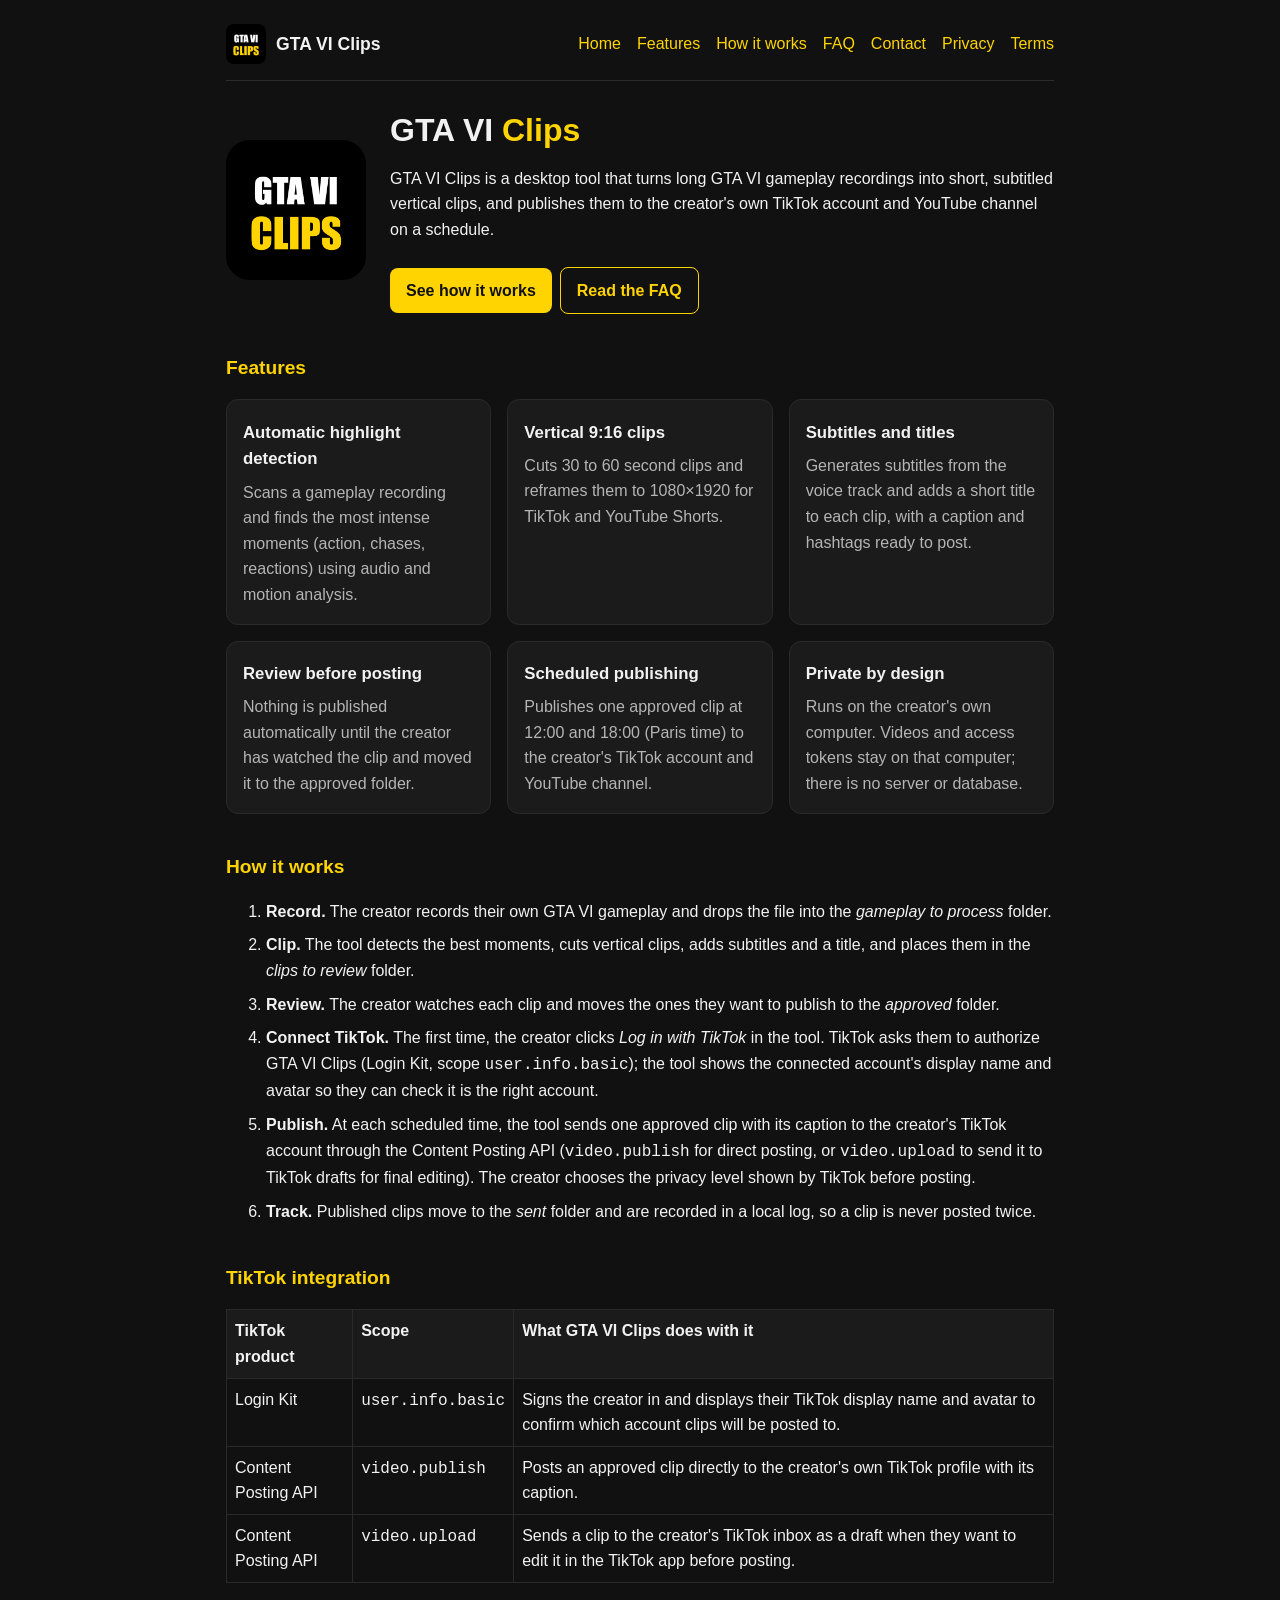
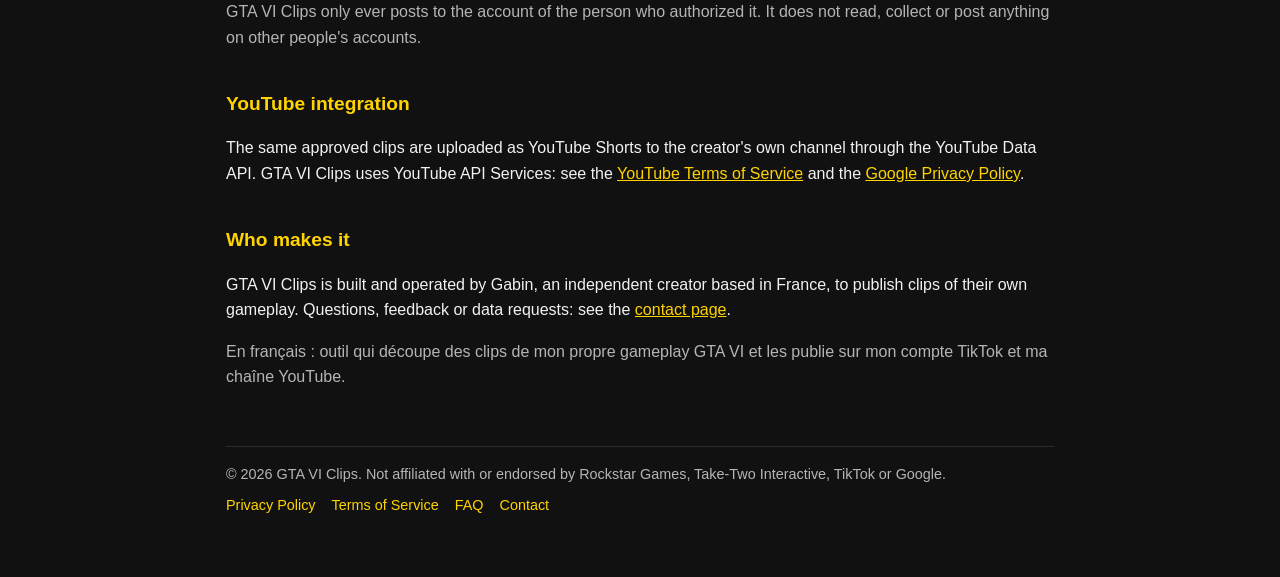
<file: index.html>
<!doctype html><html lang="en"><head><meta charset="utf-8"><meta name="viewport" content="width=device-width,initial-scale=1">
<title>GTA VI Clips</title><meta name="description" content="GTA VI Clips turns the creator's own GTA VI gameplay into short vertical clips and publishes them to their TikTok account and YouTube channel.">
<link rel="icon" type="image/png" sizes="256x256" href="/icon.png"><link rel="apple-touch-icon" href="/icon.png"><link rel="stylesheet" href="/style.css"></head><body><main>
<header class="site"><a class="brand" href="/index.html"><img src="/icon.png" alt="GTA VI Clips icon">GTA VI Clips</a>
<nav><a href="/index.html">Home</a><a href="/index.html#features">Features</a><a href="/index.html#how-it-works">How it works</a><a href="/faq.html">FAQ</a><a href="/contact.html">Contact</a><a href="/privacy.html">Privacy</a><a href="/terms.html">Terms</a></nav></header>

<section class="hero"><img src="/icon.png" alt="GTA VI Clips icon"><div>
<h1>GTA VI <span>Clips</span></h1>
<p>GTA VI Clips is a desktop tool that turns long GTA VI gameplay recordings into short, subtitled vertical clips, and publishes them to the creator's own TikTok account and YouTube channel on a schedule.</p>
<a class="btn" href="#how-it-works">See how it works</a><a class="btn ghost" href="/faq.html">Read the FAQ</a></div></section>

<h2 id="features">Features</h2>
<div class="grid">
<div class="card"><h3>Automatic highlight detection</h3><p>Scans a gameplay recording and finds the most intense moments (action, chases, reactions) using audio and motion analysis.</p></div>
<div class="card"><h3>Vertical 9:16 clips</h3><p>Cuts 30 to 60 second clips and reframes them to 1080&times;1920 for TikTok and YouTube Shorts.</p></div>
<div class="card"><h3>Subtitles and titles</h3><p>Generates subtitles from the voice track and adds a short title to each clip, with a caption and hashtags ready to post.</p></div>
<div class="card"><h3>Review before posting</h3><p>Nothing is published automatically until the creator has watched the clip and moved it to the approved folder.</p></div>
<div class="card"><h3>Scheduled publishing</h3><p>Publishes one approved clip at 12:00 and 18:00 (Paris time) to the creator's TikTok account and YouTube channel.</p></div>
<div class="card"><h3>Private by design</h3><p>Runs on the creator's own computer. Videos and access tokens stay on that computer; there is no server or database.</p></div>
</div>

<h2 id="how-it-works">How it works</h2>
<ol class="steps">
<li><b>Record.</b> The creator records their own GTA VI gameplay and drops the file into the <i>gameplay to process</i> folder.</li>
<li><b>Clip.</b> The tool detects the best moments, cuts vertical clips, adds subtitles and a title, and places them in the <i>clips to review</i> folder.</li>
<li><b>Review.</b> The creator watches each clip and moves the ones they want to publish to the <i>approved</i> folder.</li>
<li><b>Connect TikTok.</b> The first time, the creator clicks <i>Log in with TikTok</i> in the tool. TikTok asks them to authorize GTA VI Clips (Login Kit, scope <code>user.info.basic</code>); the tool shows the connected account's display name and avatar so they can check it is the right account.</li>
<li><b>Publish.</b> At each scheduled time, the tool sends one approved clip with its caption to the creator's TikTok account through the Content Posting API (<code>video.publish</code> for direct posting, or <code>video.upload</code> to send it to TikTok drafts for final editing). The creator chooses the privacy level shown by TikTok before posting.</li>
<li><b>Track.</b> Published clips move to the <i>sent</i> folder and are recorded in a local log, so a clip is never posted twice.</li>
</ol>

<h2>TikTok integration</h2>
<table><tr><th>TikTok product</th><th>Scope</th><th>What GTA VI Clips does with it</th></tr>
<tr><td>Login Kit</td><td><code>user.info.basic</code></td><td>Signs the creator in and displays their TikTok display name and avatar to confirm which account clips will be posted to.</td></tr>
<tr><td>Content Posting API</td><td><code>video.publish</code></td><td>Posts an approved clip directly to the creator's own TikTok profile with its caption.</td></tr>
<tr><td>Content Posting API</td><td><code>video.upload</code></td><td>Sends a clip to the creator's TikTok inbox as a draft when they want to edit it in the TikTok app before posting.</td></tr></table>
<p class="muted">GTA VI Clips only ever posts to the account of the person who authorized it. It does not read, collect or post anything on other people's accounts.</p>

<h2>YouTube integration</h2>
<p>The same approved clips are uploaded as YouTube Shorts to the creator's own channel through the YouTube Data API. GTA VI Clips uses YouTube API Services: see the <a href="https://www.youtube.com/t/terms">YouTube Terms of Service</a> and the <a href="https://policies.google.com/privacy">Google Privacy Policy</a>.</p>

<h2>Who makes it</h2>
<p>GTA VI Clips is built and operated by Gabin, an independent creator based in France, to publish clips of their own gameplay. Questions, feedback or data requests: see the <a href="/contact.html">contact page</a>.</p>
<p lang="fr" class="muted">En français : outil qui découpe des clips de mon propre gameplay GTA VI et les publie sur mon compte TikTok et ma chaîne YouTube.</p>
<footer>&copy; 2026 GTA VI Clips. Not affiliated with or endorsed by Rockstar Games, Take-Two Interactive, TikTok or Google.
<nav><a href="/privacy.html">Privacy Policy</a><a href="/terms.html">Terms of Service</a><a href="/faq.html">FAQ</a><a href="/contact.html">Contact</a></nav></footer>
</main></body></html>
</file>
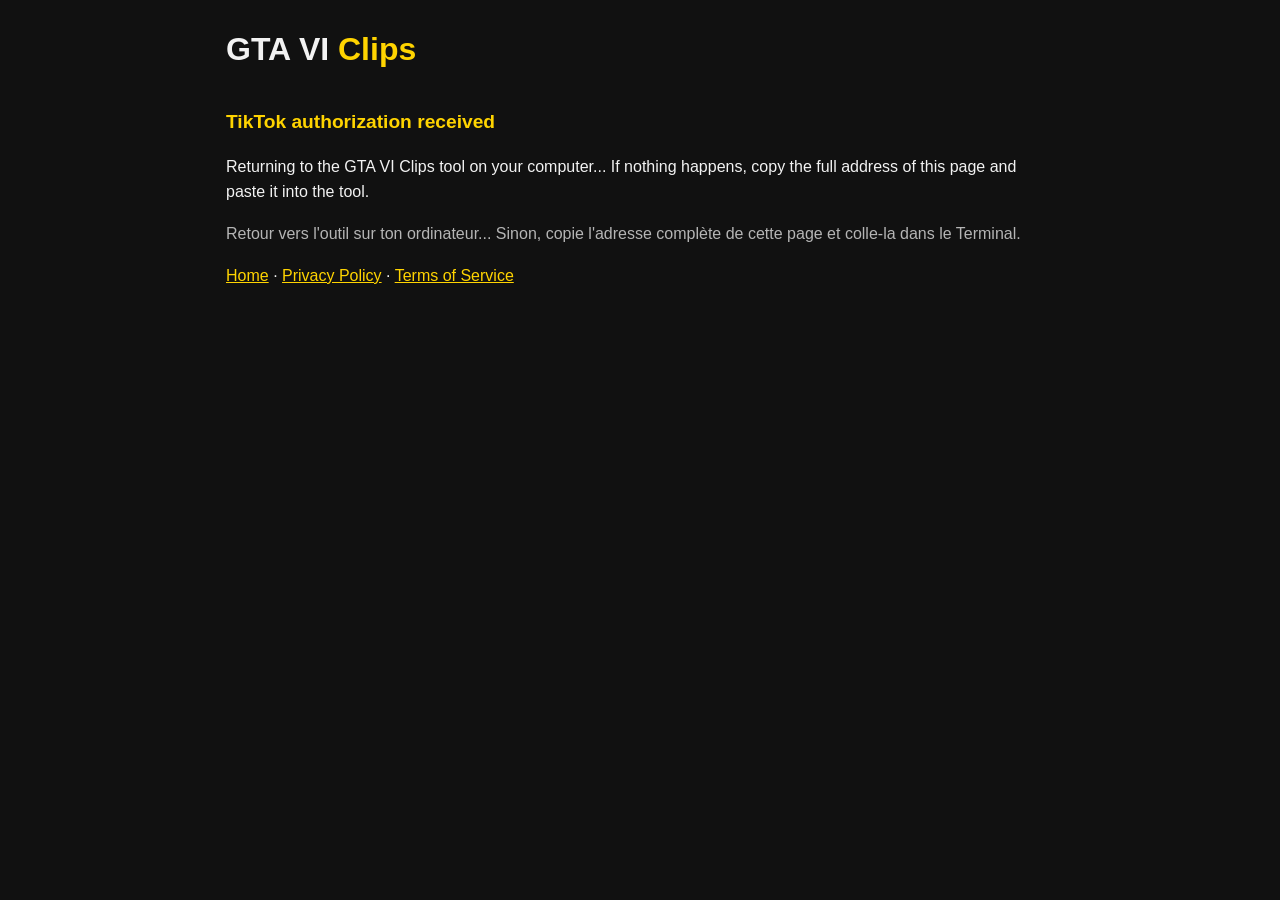
<file: tiktok-callback/index.html>
<!doctype html><html lang="en"><head><meta charset="utf-8"><meta name="viewport" content="width=device-width,initial-scale=1">
<title>TikTok authorization received</title><link rel="stylesheet" href="../style.css"></head><body><main>
<h1>GTA VI <span>Clips</span></h1>
<h2>TikTok authorization received</h2>
<p>Returning to the GTA VI Clips tool on your computer... If nothing happens, copy the full address of this page and paste it into the tool.</p>
<p lang="fr" class="muted">Retour vers l'outil sur ton ordinateur... Sinon, copie l'adresse complète de cette page et colle-la dans le Terminal.</p>
<p><a href="../index.html">Home</a> · <a href="../privacy.html">Privacy Policy</a> · <a href="../terms.html">Terms of Service</a></p>
<script>var q=location.search;if(q.indexOf('code=')>=0){setTimeout(function(){location.href='http://127.0.0.1:8765/callback'+q},1500)}</script>
</main></body></html>
</file>
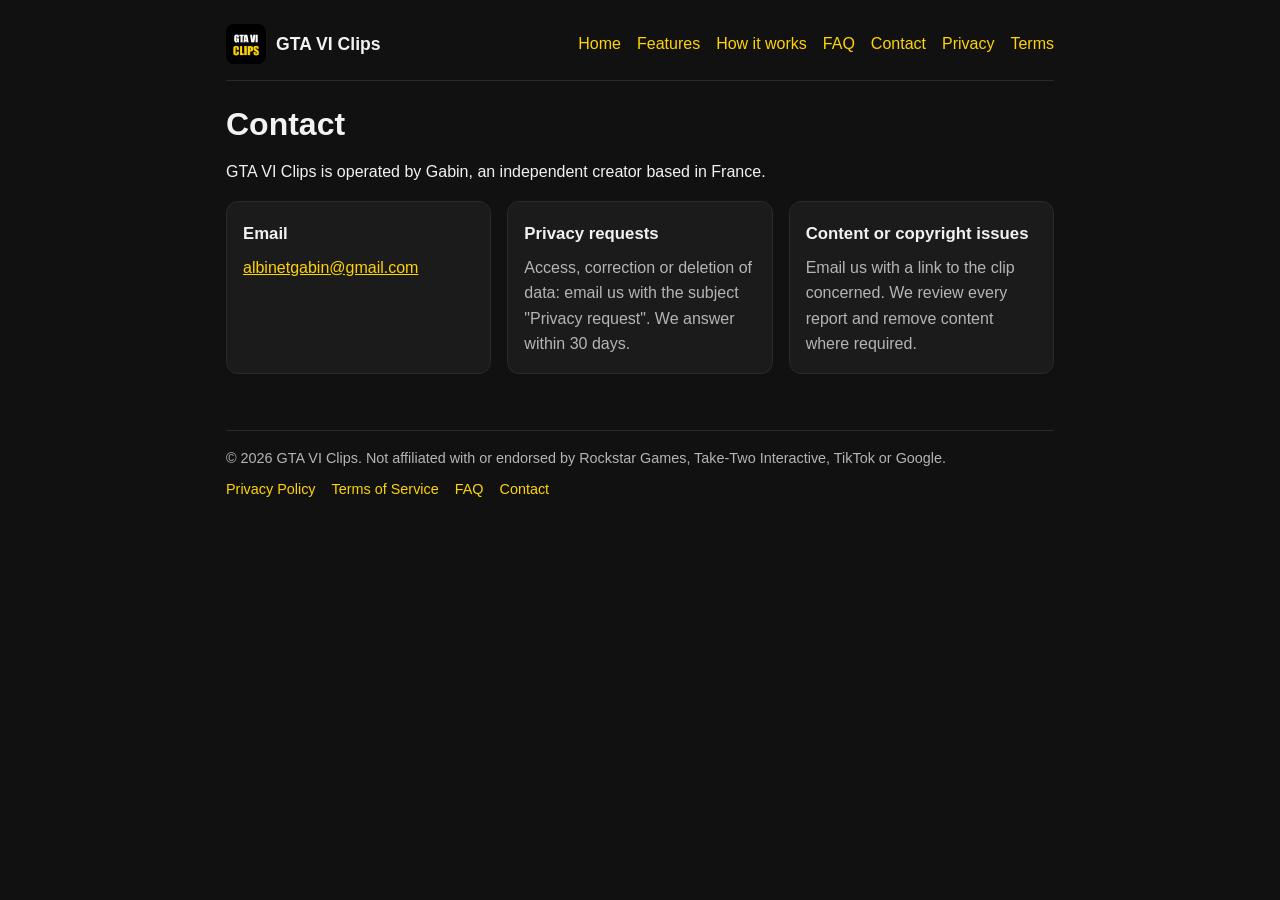
<file: contact.html>
<!doctype html><html lang="en"><head><meta charset="utf-8"><meta name="viewport" content="width=device-width,initial-scale=1">
<title>Contact - GTA VI Clips</title><meta name="description" content="GTA VI Clips turns the creator's own GTA VI gameplay into short vertical clips and publishes them to their TikTok account and YouTube channel.">
<link rel="icon" type="image/png" sizes="256x256" href="/icon.png"><link rel="apple-touch-icon" href="/icon.png"><link rel="stylesheet" href="/style.css"></head><body><main>
<header class="site"><a class="brand" href="/index.html"><img src="/icon.png" alt="GTA VI Clips icon">GTA VI Clips</a>
<nav><a href="/index.html">Home</a><a href="/index.html#features">Features</a><a href="/index.html#how-it-works">How it works</a><a href="/faq.html">FAQ</a><a href="/contact.html">Contact</a><a href="/privacy.html">Privacy</a><a href="/terms.html">Terms</a></nav></header>

<h1>Contact</h1>
<p>GTA VI Clips is operated by Gabin, an independent creator based in France.</p>
<div class="grid">
<div class="card"><h3>Email</h3><p><a href="mailto:albinetgabin@gmail.com">albinetgabin@gmail.com</a></p></div>
<div class="card"><h3>Privacy requests</h3><p>Access, correction or deletion of data: email us with the subject "Privacy request". We answer within 30 days.</p></div>
<div class="card"><h3>Content or copyright issues</h3><p>Email us with a link to the clip concerned. We review every report and remove content where required.</p></div>
</div>
<footer>&copy; 2026 GTA VI Clips. Not affiliated with or endorsed by Rockstar Games, Take-Two Interactive, TikTok or Google.
<nav><a href="/privacy.html">Privacy Policy</a><a href="/terms.html">Terms of Service</a><a href="/faq.html">FAQ</a><a href="/contact.html">Contact</a></nav></footer>
</main></body></html>
</file>
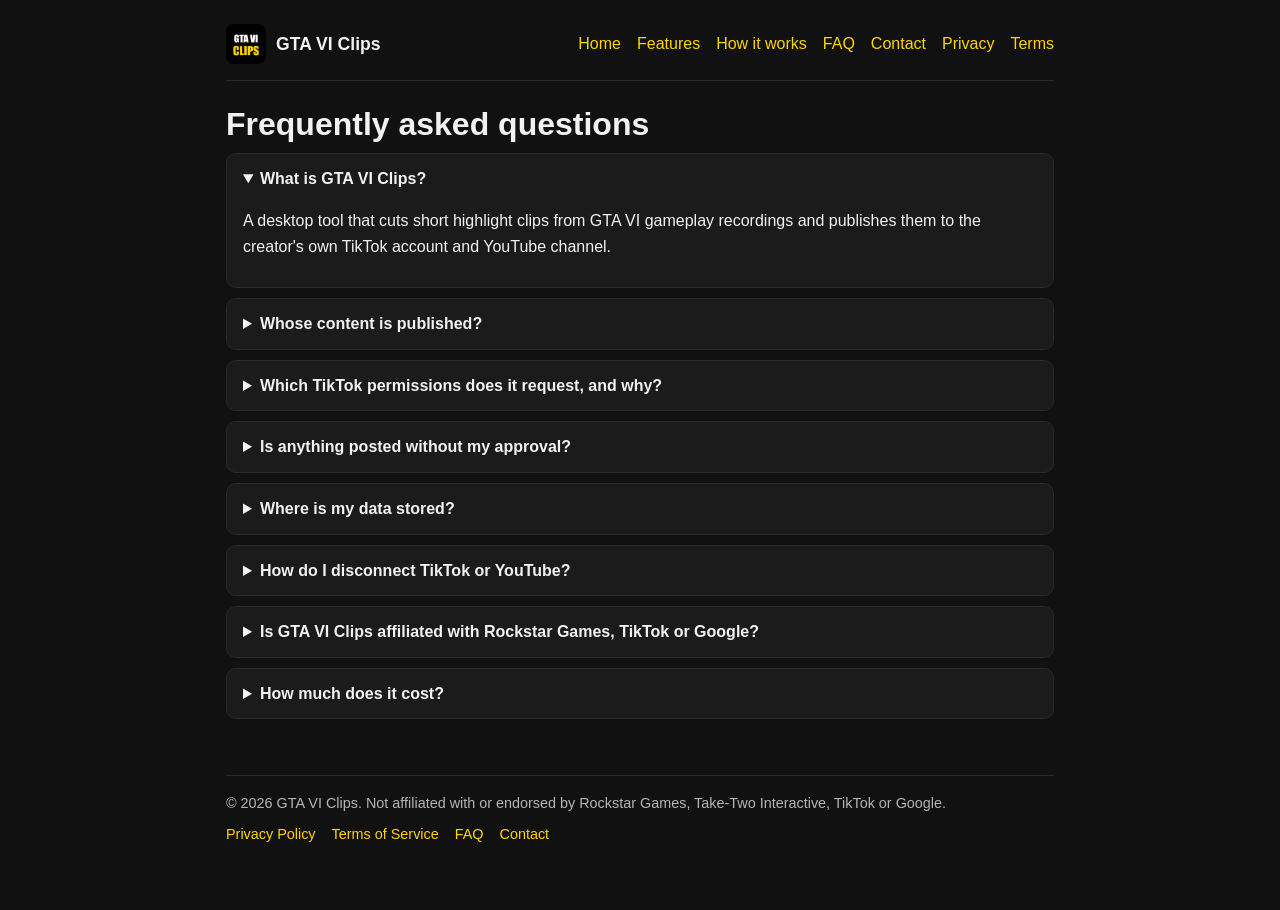
<file: faq.html>
<!doctype html><html lang="en"><head><meta charset="utf-8"><meta name="viewport" content="width=device-width,initial-scale=1">
<title>FAQ - GTA VI Clips</title><meta name="description" content="GTA VI Clips turns the creator's own GTA VI gameplay into short vertical clips and publishes them to their TikTok account and YouTube channel.">
<link rel="icon" type="image/png" sizes="256x256" href="/icon.png"><link rel="apple-touch-icon" href="/icon.png"><link rel="stylesheet" href="/style.css"></head><body><main>
<header class="site"><a class="brand" href="/index.html"><img src="/icon.png" alt="GTA VI Clips icon">GTA VI Clips</a>
<nav><a href="/index.html">Home</a><a href="/index.html#features">Features</a><a href="/index.html#how-it-works">How it works</a><a href="/faq.html">FAQ</a><a href="/contact.html">Contact</a><a href="/privacy.html">Privacy</a><a href="/terms.html">Terms</a></nav></header>

<h1>Frequently asked questions</h1>
<details open><summary>What is GTA VI Clips?</summary><p>A desktop tool that cuts short highlight clips from GTA VI gameplay recordings and publishes them to the creator's own TikTok account and YouTube channel.</p></details>
<details><summary>Whose content is published?</summary><p>Only gameplay recorded by the creator who uses the tool. GTA VI Clips is not used to repost other people's videos.</p></details>
<details><summary>Which TikTok permissions does it request, and why?</summary><p><code>user.info.basic</code> to show which account is connected, <code>video.publish</code> to post approved clips to that account, and <code>video.upload</code> to send a clip to TikTok drafts instead. No other TikTok data is requested.</p></details>
<details><summary>Is anything posted without my approval?</summary><p>No. Only clips the creator has reviewed and moved to the approved folder are ever published, and the privacy level is chosen in the posting step.</p></details>
<details><summary>Where is my data stored?</summary><p>On your own computer. Access tokens are saved in a local file readable only by your user account. GTA VI Clips has no server and no database. Details are in the <a href="/privacy.html">Privacy Policy</a>.</p></details>
<details><summary>How do I disconnect TikTok or YouTube?</summary><p>On TikTok: Settings and privacy &gt; Security &gt; Apps and services (Manage app permissions) &gt; remove GTA VI Clips. On Google: <a href="https://myaccount.google.com/permissions">myaccount.google.com/permissions</a>. You can also delete the local token file at any time.</p></details>
<details><summary>Is GTA VI Clips affiliated with Rockstar Games, TikTok or Google?</summary><p>No. Grand Theft Auto and GTA are trademarks of Take-Two Interactive Software. TikTok and YouTube are trademarks of their owners. GTA VI Clips is an independent project.</p></details>
<details><summary>How much does it cost?</summary><p>Nothing. GTA VI Clips is free and has no ads or in-app purchases.</p></details>
<footer>&copy; 2026 GTA VI Clips. Not affiliated with or endorsed by Rockstar Games, Take-Two Interactive, TikTok or Google.
<nav><a href="/privacy.html">Privacy Policy</a><a href="/terms.html">Terms of Service</a><a href="/faq.html">FAQ</a><a href="/contact.html">Contact</a></nav></footer>
</main></body></html>
</file>
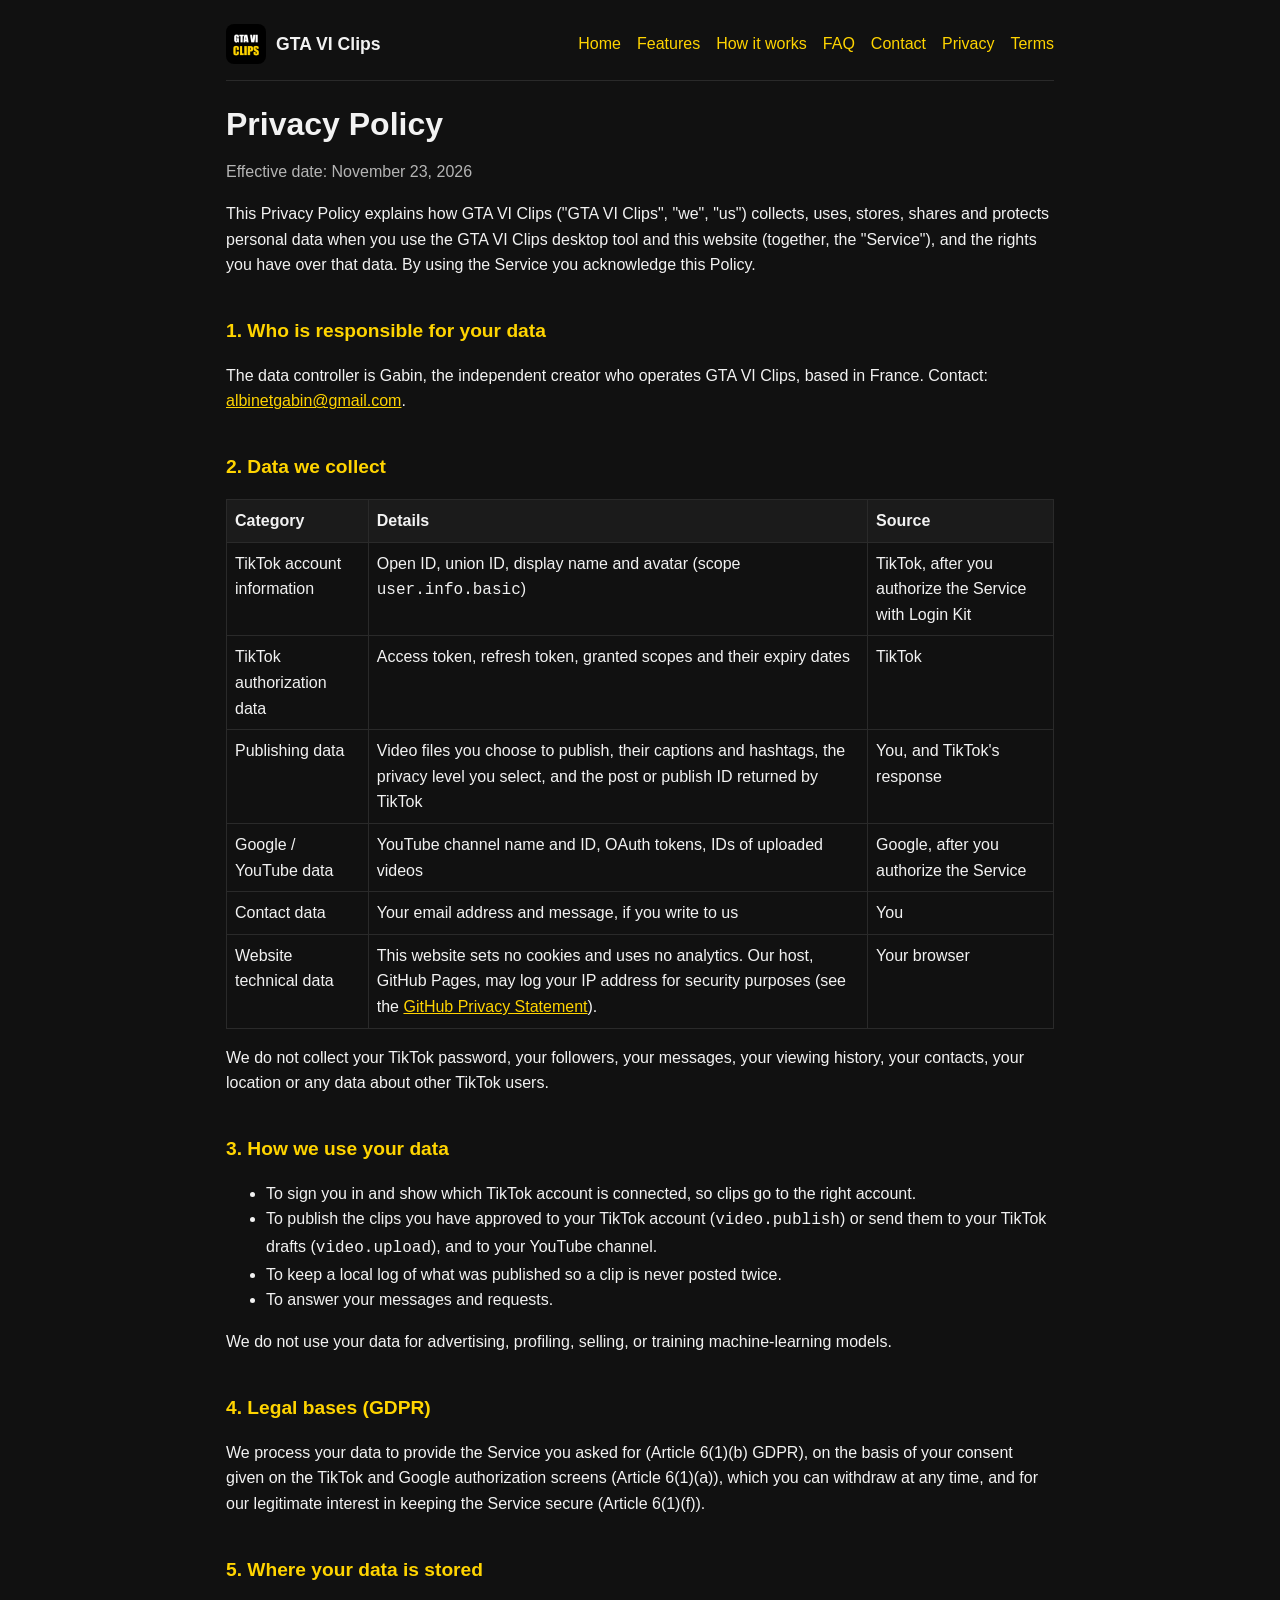
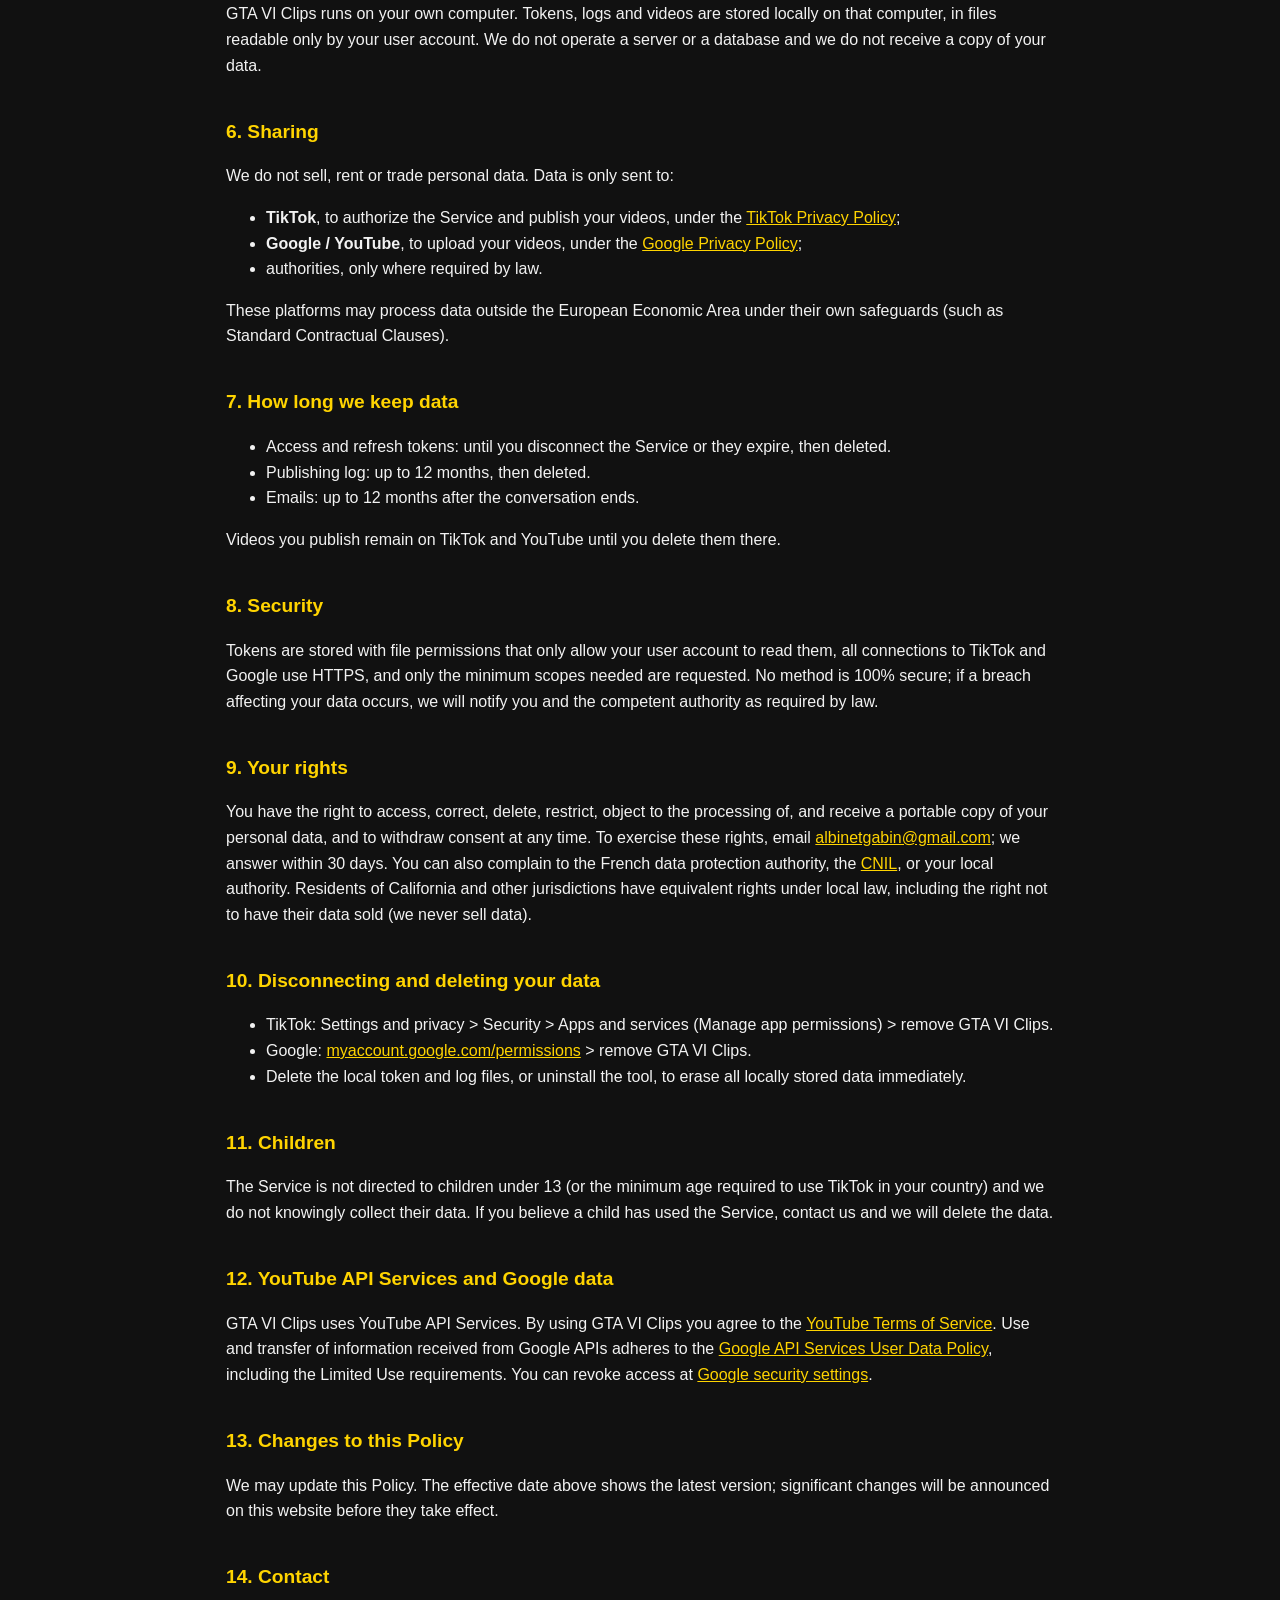
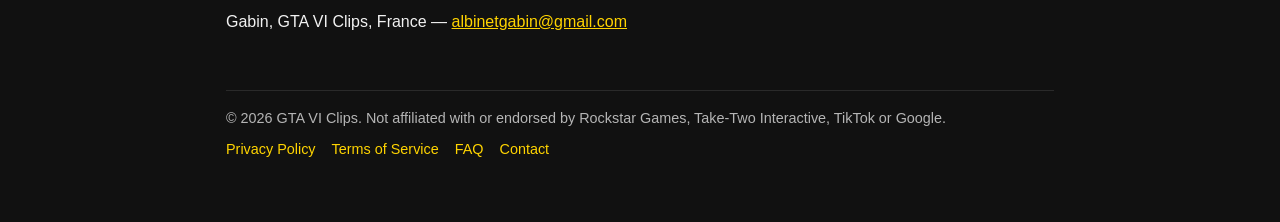
<file: privacy.html>
<!doctype html><html lang="en"><head><meta charset="utf-8"><meta name="viewport" content="width=device-width,initial-scale=1">
<title>Privacy Policy - GTA VI Clips</title><meta name="description" content="GTA VI Clips turns the creator's own GTA VI gameplay into short vertical clips and publishes them to their TikTok account and YouTube channel.">
<link rel="icon" type="image/png" sizes="256x256" href="/icon.png"><link rel="apple-touch-icon" href="/icon.png"><link rel="stylesheet" href="/style.css"></head><body><main>
<header class="site"><a class="brand" href="/index.html"><img src="/icon.png" alt="GTA VI Clips icon">GTA VI Clips</a>
<nav><a href="/index.html">Home</a><a href="/index.html#features">Features</a><a href="/index.html#how-it-works">How it works</a><a href="/faq.html">FAQ</a><a href="/contact.html">Contact</a><a href="/privacy.html">Privacy</a><a href="/terms.html">Terms</a></nav></header>

<h1>Privacy Policy</h1><p class="muted">Effective date: November 23, 2026</p>
<p>This Privacy Policy explains how GTA VI Clips ("GTA VI Clips", "we", "us") collects, uses, stores, shares and protects personal data when you use the GTA VI Clips desktop tool and this website (together, the "Service"), and the rights you have over that data. By using the Service you acknowledge this Policy.</p>

<h2>1. Who is responsible for your data</h2>
<p>The data controller is Gabin, the independent creator who operates GTA VI Clips, based in France. Contact: <a href="mailto:albinetgabin@gmail.com">albinetgabin@gmail.com</a>.</p>

<h2>2. Data we collect</h2>
<table><tr><th>Category</th><th>Details</th><th>Source</th></tr>
<tr><td>TikTok account information</td><td>Open ID, union ID, display name and avatar (scope <code>user.info.basic</code>)</td><td>TikTok, after you authorize the Service with Login Kit</td></tr>
<tr><td>TikTok authorization data</td><td>Access token, refresh token, granted scopes and their expiry dates</td><td>TikTok</td></tr>
<tr><td>Publishing data</td><td>Video files you choose to publish, their captions and hashtags, the privacy level you select, and the post or publish ID returned by TikTok</td><td>You, and TikTok's response</td></tr>
<tr><td>Google / YouTube data</td><td>YouTube channel name and ID, OAuth tokens, IDs of uploaded videos</td><td>Google, after you authorize the Service</td></tr>
<tr><td>Contact data</td><td>Your email address and message, if you write to us</td><td>You</td></tr>
<tr><td>Website technical data</td><td>This website sets no cookies and uses no analytics. Our host, GitHub Pages, may log your IP address for security purposes (see the <a href="https://docs.github.com/en/site-policy/privacy-policies/github-general-privacy-statement">GitHub Privacy Statement</a>).</td><td>Your browser</td></tr></table>
<p>We do not collect your TikTok password, your followers, your messages, your viewing history, your contacts, your location or any data about other TikTok users.</p>

<h2>3. How we use your data</h2>
<ul><li>To sign you in and show which TikTok account is connected, so clips go to the right account.</li>
<li>To publish the clips you have approved to your TikTok account (<code>video.publish</code>) or send them to your TikTok drafts (<code>video.upload</code>), and to your YouTube channel.</li>
<li>To keep a local log of what was published so a clip is never posted twice.</li>
<li>To answer your messages and requests.</li></ul>
<p>We do not use your data for advertising, profiling, selling, or training machine-learning models.</p>

<h2>4. Legal bases (GDPR)</h2>
<p>We process your data to provide the Service you asked for (Article 6(1)(b) GDPR), on the basis of your consent given on the TikTok and Google authorization screens (Article 6(1)(a)), which you can withdraw at any time, and for our legitimate interest in keeping the Service secure (Article 6(1)(f)).</p>

<h2>5. Where your data is stored</h2>
<p>GTA VI Clips runs on your own computer. Tokens, logs and videos are stored locally on that computer, in files readable only by your user account. We do not operate a server or a database and we do not receive a copy of your data.</p>

<h2>6. Sharing</h2>
<p>We do not sell, rent or trade personal data. Data is only sent to:</p>
<ul><li><b>TikTok</b>, to authorize the Service and publish your videos, under the <a href="https://www.tiktok.com/legal/privacy-policy">TikTok Privacy Policy</a>;</li>
<li><b>Google / YouTube</b>, to upload your videos, under the <a href="https://policies.google.com/privacy">Google Privacy Policy</a>;</li>
<li>authorities, only where required by law.</li></ul>
<p>These platforms may process data outside the European Economic Area under their own safeguards (such as Standard Contractual Clauses).</p>

<h2>7. How long we keep data</h2>
<ul><li>Access and refresh tokens: until you disconnect the Service or they expire, then deleted.</li>
<li>Publishing log: up to 12 months, then deleted.</li>
<li>Emails: up to 12 months after the conversation ends.</li></ul>
<p>Videos you publish remain on TikTok and YouTube until you delete them there.</p>

<h2>8. Security</h2>
<p>Tokens are stored with file permissions that only allow your user account to read them, all connections to TikTok and Google use HTTPS, and only the minimum scopes needed are requested. No method is 100% secure; if a breach affecting your data occurs, we will notify you and the competent authority as required by law.</p>

<h2>9. Your rights</h2>
<p>You have the right to access, correct, delete, restrict, object to the processing of, and receive a portable copy of your personal data, and to withdraw consent at any time. To exercise these rights, email <a href="mailto:albinetgabin@gmail.com">albinetgabin@gmail.com</a>; we answer within 30 days. You can also complain to the French data protection authority, the <a href="https://www.cnil.fr">CNIL</a>, or your local authority. Residents of California and other jurisdictions have equivalent rights under local law, including the right not to have their data sold (we never sell data).</p>

<h2>10. Disconnecting and deleting your data</h2>
<ul><li>TikTok: Settings and privacy &gt; Security &gt; Apps and services (Manage app permissions) &gt; remove GTA VI Clips.</li>
<li>Google: <a href="https://myaccount.google.com/permissions">myaccount.google.com/permissions</a> &gt; remove GTA VI Clips.</li>
<li>Delete the local token and log files, or uninstall the tool, to erase all locally stored data immediately.</li></ul>

<h2>11. Children</h2>
<p>The Service is not directed to children under 13 (or the minimum age required to use TikTok in your country) and we do not knowingly collect their data. If you believe a child has used the Service, contact us and we will delete the data.</p>

<h2>12. YouTube API Services and Google data</h2>
<p>GTA VI Clips uses YouTube API Services. By using GTA VI Clips you agree to the <a href="https://www.youtube.com/t/terms">YouTube Terms of Service</a>. Use and transfer of information received from Google APIs adheres to the <a href="https://developers.google.com/terms/api-services-user-data-policy">Google API Services User Data Policy</a>, including the Limited Use requirements. You can revoke access at <a href="https://security.google.com/settings/security/permissions">Google security settings</a>.</p>

<h2>13. Changes to this Policy</h2>
<p>We may update this Policy. The effective date above shows the latest version; significant changes will be announced on this website before they take effect.</p>

<h2>14. Contact</h2>
<p>Gabin, GTA VI Clips, France &mdash; <a href="mailto:albinetgabin@gmail.com">albinetgabin@gmail.com</a></p>
<footer>&copy; 2026 GTA VI Clips. Not affiliated with or endorsed by Rockstar Games, Take-Two Interactive, TikTok or Google.
<nav><a href="/privacy.html">Privacy Policy</a><a href="/terms.html">Terms of Service</a><a href="/faq.html">FAQ</a><a href="/contact.html">Contact</a></nav></footer>
</main></body></html>
</file>
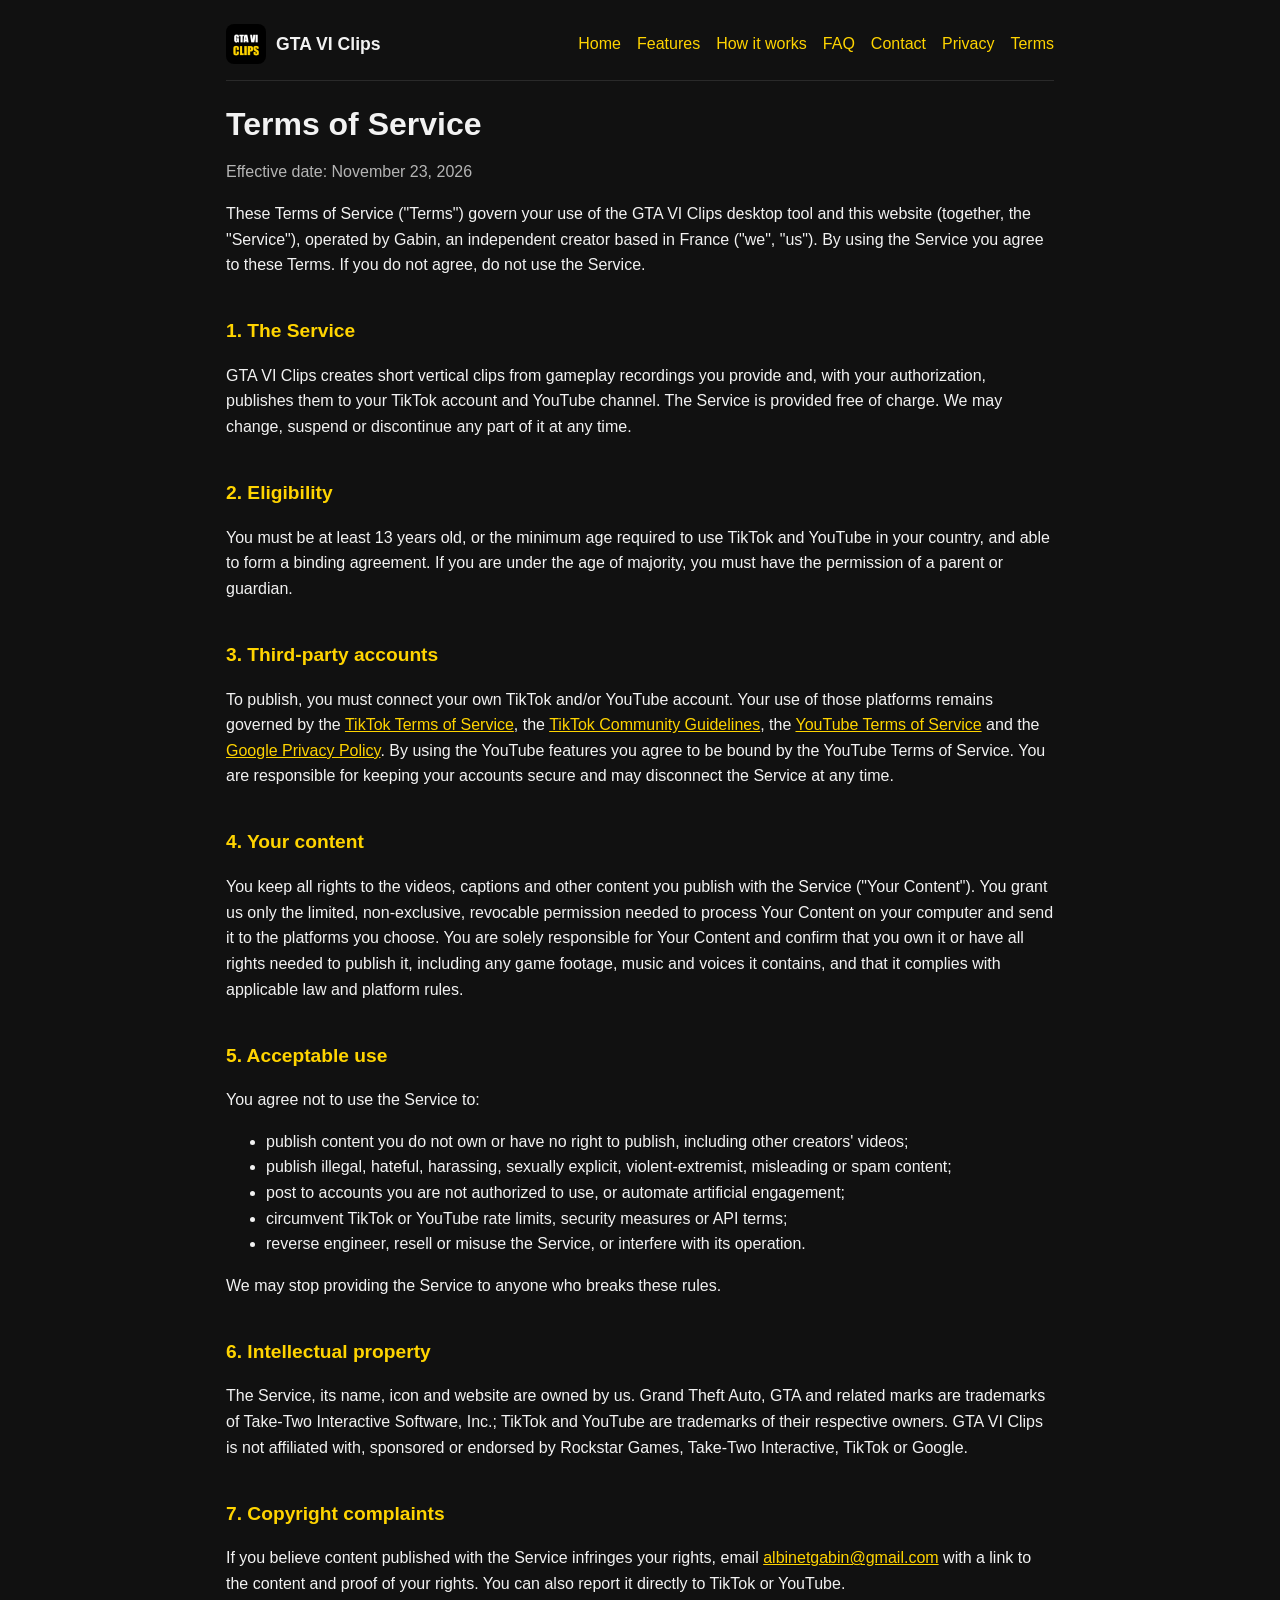
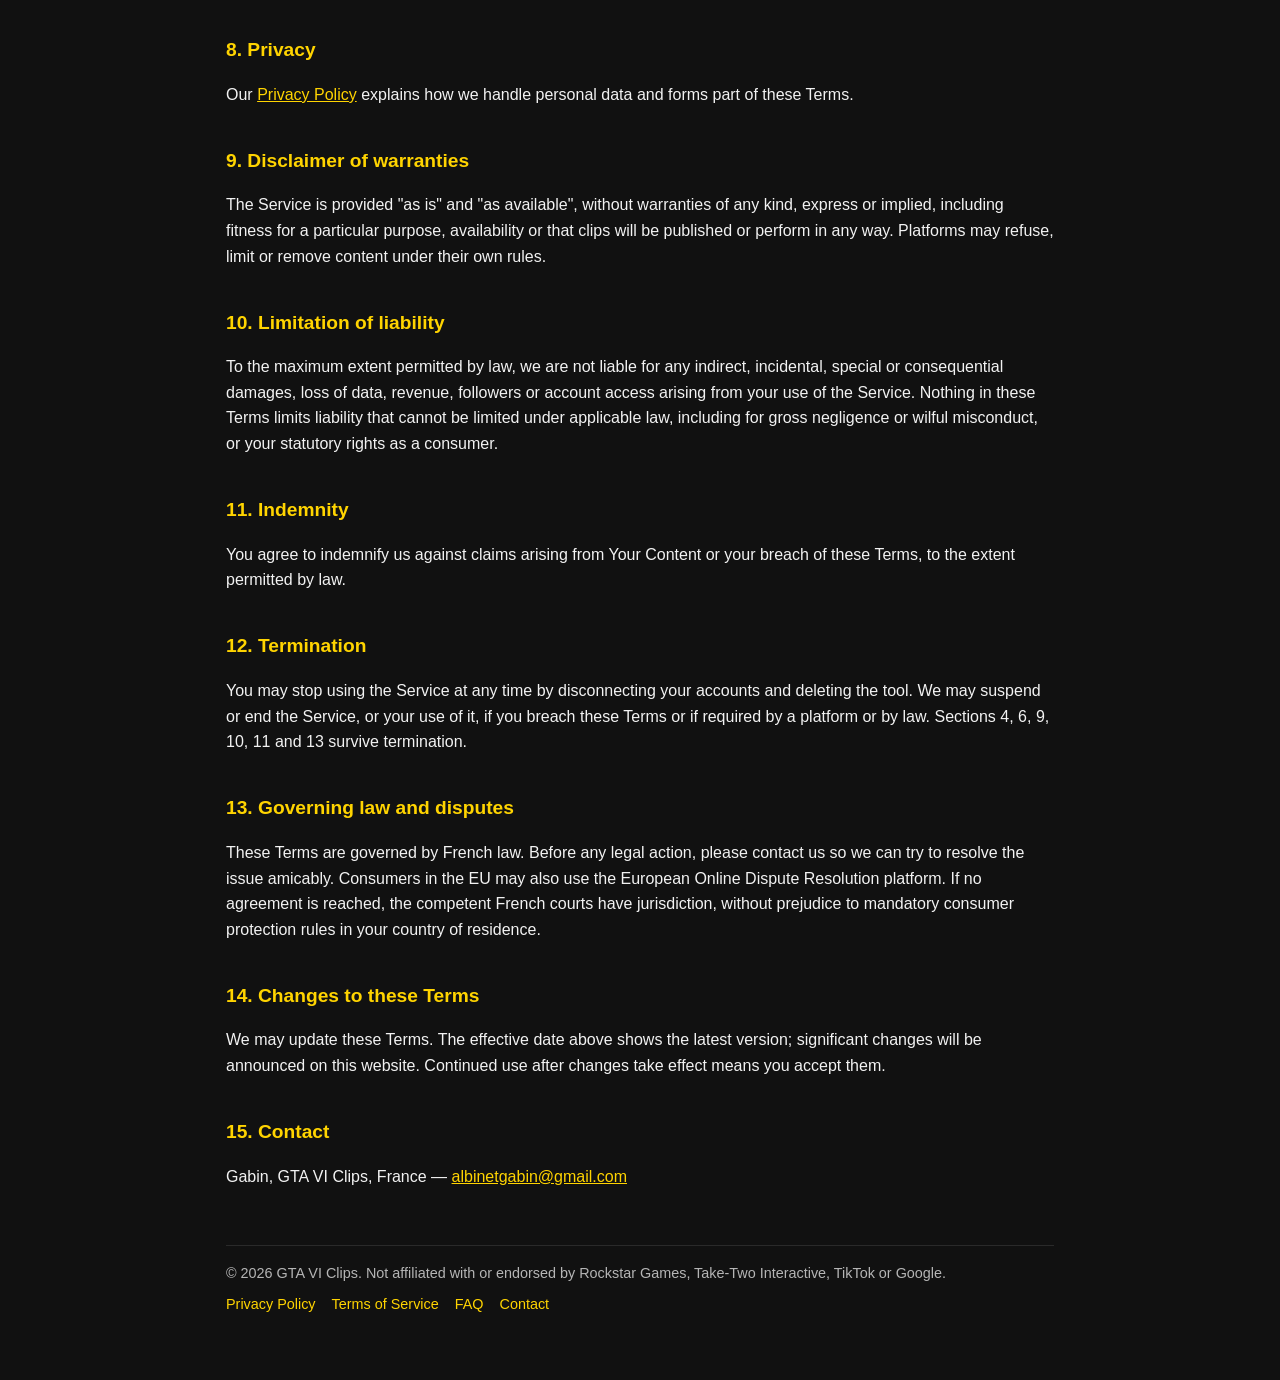
<file: terms.html>
<!doctype html><html lang="en"><head><meta charset="utf-8"><meta name="viewport" content="width=device-width,initial-scale=1">
<title>Terms of Service - GTA VI Clips</title><meta name="description" content="GTA VI Clips turns the creator's own GTA VI gameplay into short vertical clips and publishes them to their TikTok account and YouTube channel.">
<link rel="icon" type="image/png" sizes="256x256" href="/icon.png"><link rel="apple-touch-icon" href="/icon.png"><link rel="stylesheet" href="/style.css"></head><body><main>
<header class="site"><a class="brand" href="/index.html"><img src="/icon.png" alt="GTA VI Clips icon">GTA VI Clips</a>
<nav><a href="/index.html">Home</a><a href="/index.html#features">Features</a><a href="/index.html#how-it-works">How it works</a><a href="/faq.html">FAQ</a><a href="/contact.html">Contact</a><a href="/privacy.html">Privacy</a><a href="/terms.html">Terms</a></nav></header>

<h1>Terms of Service</h1><p class="muted">Effective date: November 23, 2026</p>
<p>These Terms of Service ("Terms") govern your use of the GTA VI Clips desktop tool and this website (together, the "Service"), operated by Gabin, an independent creator based in France ("we", "us"). By using the Service you agree to these Terms. If you do not agree, do not use the Service.</p>

<h2>1. The Service</h2>
<p>GTA VI Clips creates short vertical clips from gameplay recordings you provide and, with your authorization, publishes them to your TikTok account and YouTube channel. The Service is provided free of charge. We may change, suspend or discontinue any part of it at any time.</p>

<h2>2. Eligibility</h2>
<p>You must be at least 13 years old, or the minimum age required to use TikTok and YouTube in your country, and able to form a binding agreement. If you are under the age of majority, you must have the permission of a parent or guardian.</p>

<h2>3. Third-party accounts</h2>
<p>To publish, you must connect your own TikTok and/or YouTube account. Your use of those platforms remains governed by the <a href="https://www.tiktok.com/legal/terms-of-service">TikTok Terms of Service</a>, the <a href="https://www.tiktok.com/community-guidelines">TikTok Community Guidelines</a>, the <a href="https://www.youtube.com/t/terms">YouTube Terms of Service</a> and the <a href="https://policies.google.com/privacy">Google Privacy Policy</a>. By using the YouTube features you agree to be bound by the YouTube Terms of Service. You are responsible for keeping your accounts secure and may disconnect the Service at any time.</p>

<h2>4. Your content</h2>
<p>You keep all rights to the videos, captions and other content you publish with the Service ("Your Content"). You grant us only the limited, non-exclusive, revocable permission needed to process Your Content on your computer and send it to the platforms you choose. You are solely responsible for Your Content and confirm that you own it or have all rights needed to publish it, including any game footage, music and voices it contains, and that it complies with applicable law and platform rules.</p>

<h2>5. Acceptable use</h2>
<p>You agree not to use the Service to:</p>
<ul><li>publish content you do not own or have no right to publish, including other creators' videos;</li>
<li>publish illegal, hateful, harassing, sexually explicit, violent-extremist, misleading or spam content;</li>
<li>post to accounts you are not authorized to use, or automate artificial engagement;</li>
<li>circumvent TikTok or YouTube rate limits, security measures or API terms;</li>
<li>reverse engineer, resell or misuse the Service, or interfere with its operation.</li></ul>
<p>We may stop providing the Service to anyone who breaks these rules.</p>

<h2>6. Intellectual property</h2>
<p>The Service, its name, icon and website are owned by us. Grand Theft Auto, GTA and related marks are trademarks of Take-Two Interactive Software, Inc.; TikTok and YouTube are trademarks of their respective owners. GTA VI Clips is not affiliated with, sponsored or endorsed by Rockstar Games, Take-Two Interactive, TikTok or Google.</p>

<h2>7. Copyright complaints</h2>
<p>If you believe content published with the Service infringes your rights, email <a href="mailto:albinetgabin@gmail.com">albinetgabin@gmail.com</a> with a link to the content and proof of your rights. You can also report it directly to TikTok or YouTube.</p>

<h2>8. Privacy</h2>
<p>Our <a href="/privacy.html">Privacy Policy</a> explains how we handle personal data and forms part of these Terms.</p>

<h2>9. Disclaimer of warranties</h2>
<p>The Service is provided "as is" and "as available", without warranties of any kind, express or implied, including fitness for a particular purpose, availability or that clips will be published or perform in any way. Platforms may refuse, limit or remove content under their own rules.</p>

<h2>10. Limitation of liability</h2>
<p>To the maximum extent permitted by law, we are not liable for any indirect, incidental, special or consequential damages, loss of data, revenue, followers or account access arising from your use of the Service. Nothing in these Terms limits liability that cannot be limited under applicable law, including for gross negligence or wilful misconduct, or your statutory rights as a consumer.</p>

<h2>11. Indemnity</h2>
<p>You agree to indemnify us against claims arising from Your Content or your breach of these Terms, to the extent permitted by law.</p>

<h2>12. Termination</h2>
<p>You may stop using the Service at any time by disconnecting your accounts and deleting the tool. We may suspend or end the Service, or your use of it, if you breach these Terms or if required by a platform or by law. Sections 4, 6, 9, 10, 11 and 13 survive termination.</p>

<h2>13. Governing law and disputes</h2>
<p>These Terms are governed by French law. Before any legal action, please contact us so we can try to resolve the issue amicably. Consumers in the EU may also use the European Online Dispute Resolution platform. If no agreement is reached, the competent French courts have jurisdiction, without prejudice to mandatory consumer protection rules in your country of residence.</p>

<h2>14. Changes to these Terms</h2>
<p>We may update these Terms. The effective date above shows the latest version; significant changes will be announced on this website. Continued use after changes take effect means you accept them.</p>

<h2>15. Contact</h2>
<p>Gabin, GTA VI Clips, France &mdash; <a href="mailto:albinetgabin@gmail.com">albinetgabin@gmail.com</a></p>
<footer>&copy; 2026 GTA VI Clips. Not affiliated with or endorsed by Rockstar Games, Take-Two Interactive, TikTok or Google.
<nav><a href="/privacy.html">Privacy Policy</a><a href="/terms.html">Terms of Service</a><a href="/faq.html">FAQ</a><a href="/contact.html">Contact</a></nav></footer>
</main></body></html>
</file>
<file: style.css>
:root{--bg:#111;--card:#1b1b1b;--line:#2a2a2a;--fg:#f2f2f2;--muted:#b5b5b5;--accent:#ffd400}
*{box-sizing:border-box}body{margin:0;background:var(--bg);color:var(--fg);font:16px/1.6 -apple-system,Segoe UI,Roboto,sans-serif}
main{max-width:860px;margin:0 auto;padding:24px 16px 64px}h1{font-size:2rem;margin:.2em 0;line-height:1.2}h1 span{color:var(--accent)}
h2{margin-top:2em;color:var(--accent);font-size:1.2rem}h3{margin:.2em 0;font-size:1.05rem}a{color:var(--accent)}p,li{color:var(--fg)}small,.muted{color:var(--muted)}
header.site{display:flex;align-items:center;justify-content:space-between;gap:16px;flex-wrap:wrap;padding-bottom:16px;border-bottom:1px solid var(--line);margin-bottom:24px}
.brand{display:flex;align-items:center;gap:10px;font-weight:700;color:var(--fg);text-decoration:none;font-size:1.1rem}.brand img{width:40px;height:40px;border-radius:8px}
nav{display:flex;gap:16px;flex-wrap:wrap}nav a{text-decoration:none}nav a:hover{text-decoration:underline}
.hero{display:flex;gap:24px;align-items:center;flex-wrap:wrap;margin:16px 0 8px}.hero img{width:140px;height:140px;border-radius:24px}.hero div{flex:1;min-width:240px}
.btn{display:inline-block;background:var(--accent);color:#111;font-weight:700;padding:10px 16px;border-radius:8px;text-decoration:none;margin:8px 8px 0 0}
.btn.ghost{background:transparent;color:var(--accent);border:1px solid var(--accent)}
.grid{display:grid;grid-template-columns:repeat(auto-fit,minmax(220px,1fr));gap:16px;margin-top:12px}
.card{background:var(--card);border:1px solid var(--line);border-radius:12px;padding:16px}.card p{margin:.4em 0 0;color:var(--muted)}
ol.steps li{margin-bottom:8px}table{border-collapse:collapse;width:100%;margin:12px 0}td,th{border:1px solid var(--line);padding:8px;text-align:left;vertical-align:top}th{background:var(--card)}
details{background:var(--card);border:1px solid var(--line);border-radius:10px;padding:12px 16px;margin:10px 0}summary{cursor:pointer;font-weight:600}
footer{margin-top:56px;padding-top:16px;border-top:1px solid var(--line);color:var(--muted);font-size:.9rem}footer nav{margin-top:8px}
</file>
